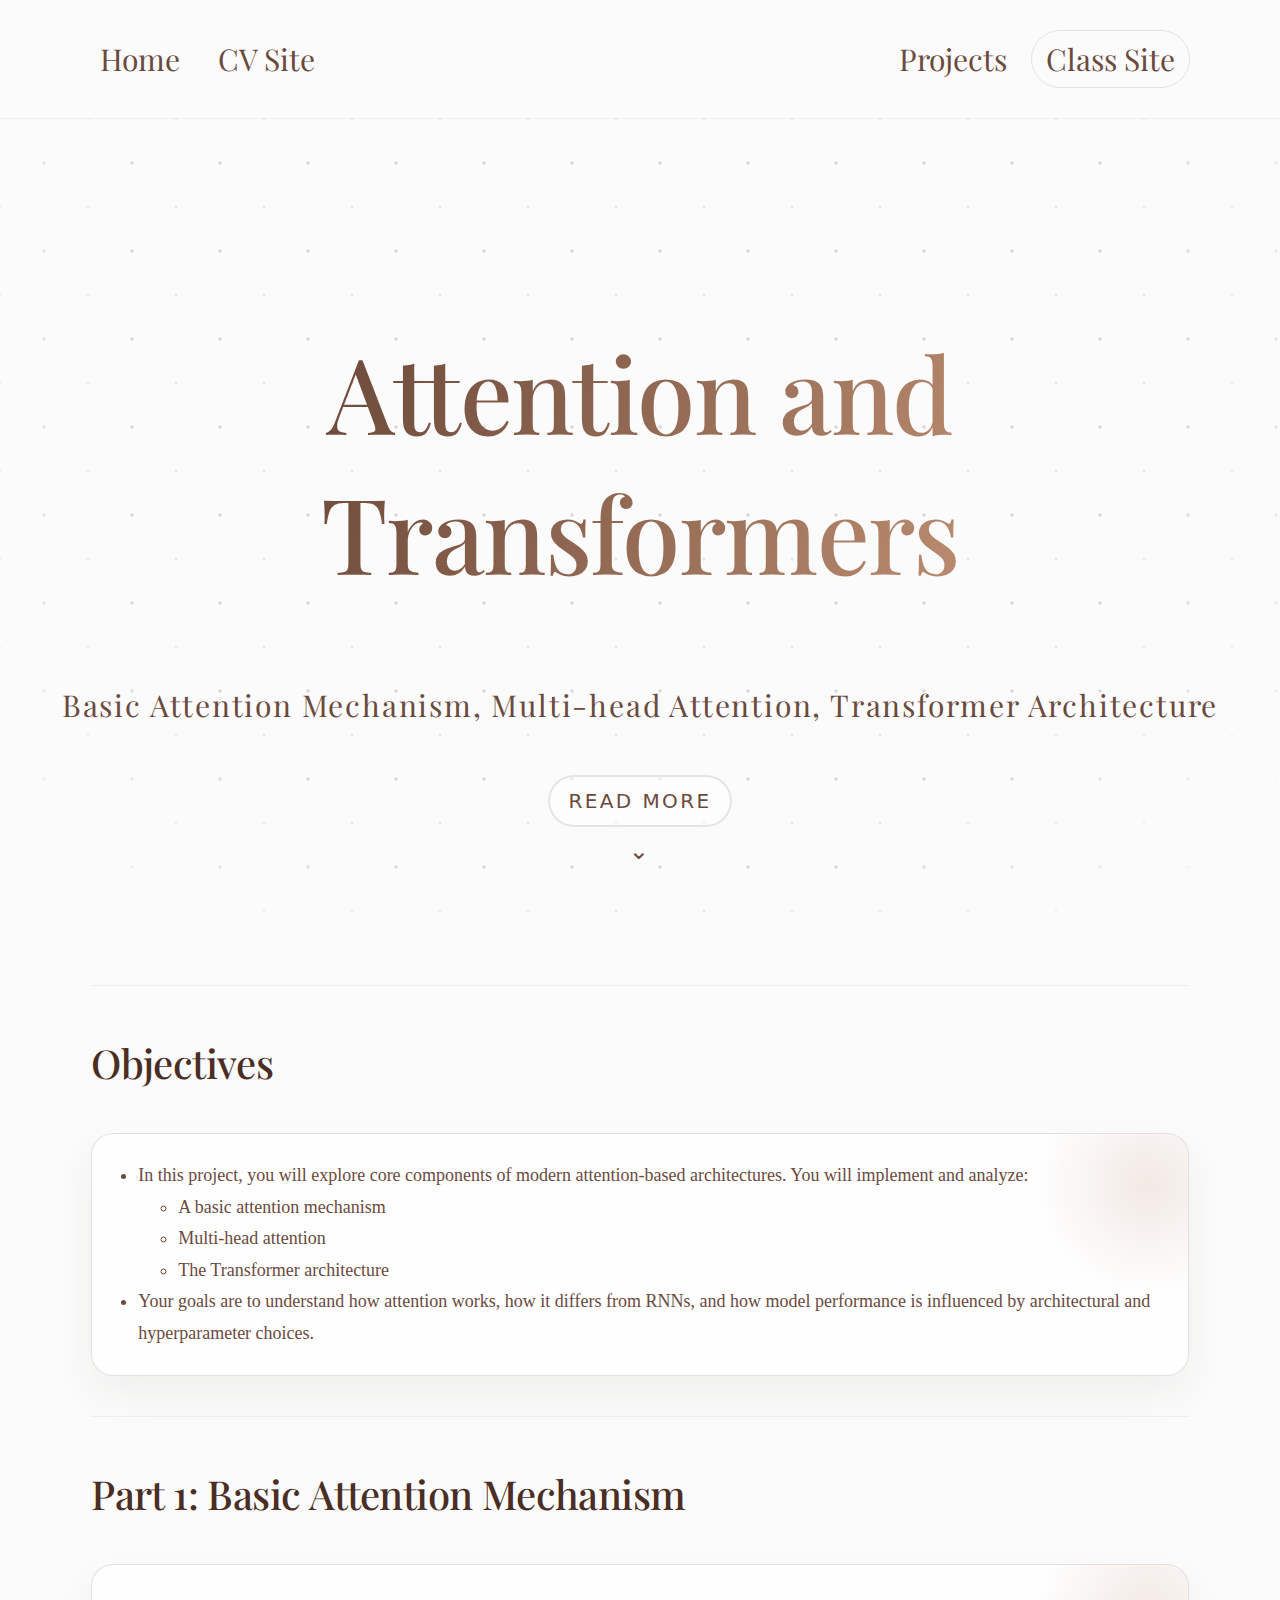
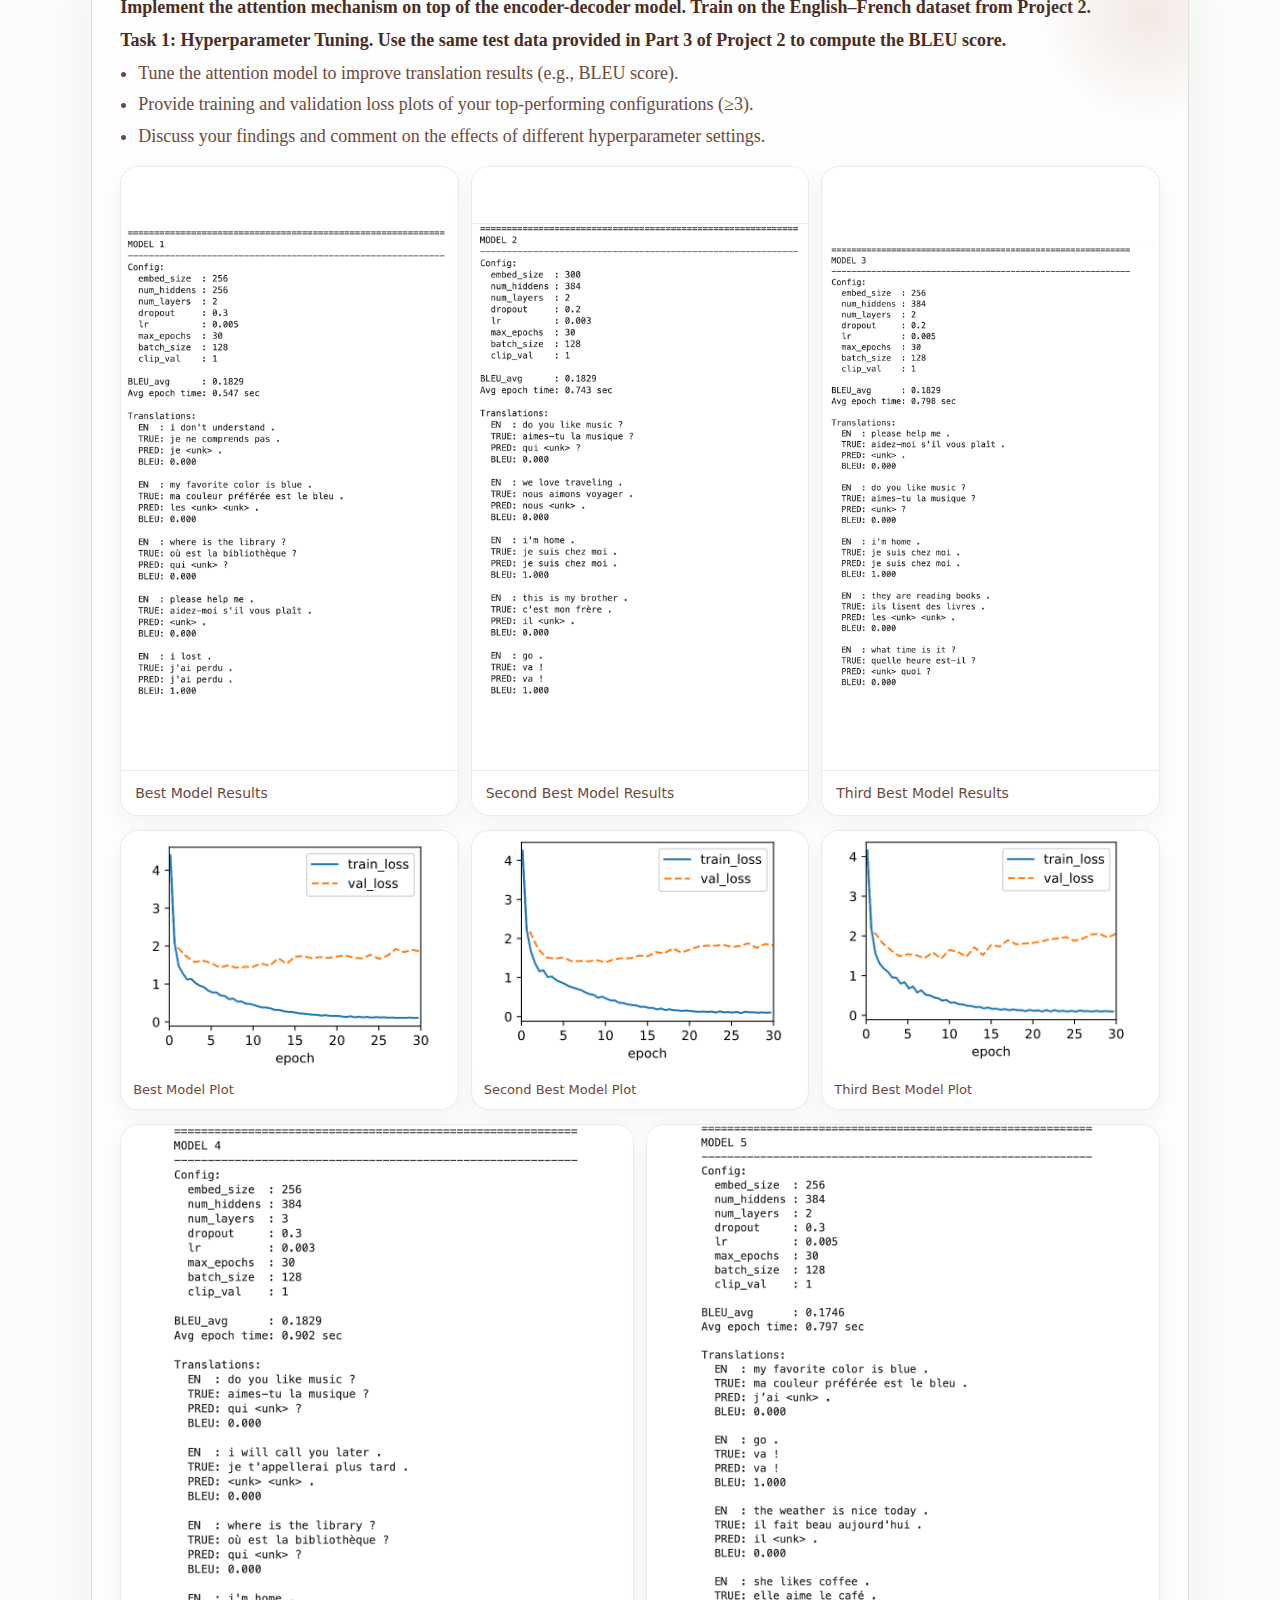
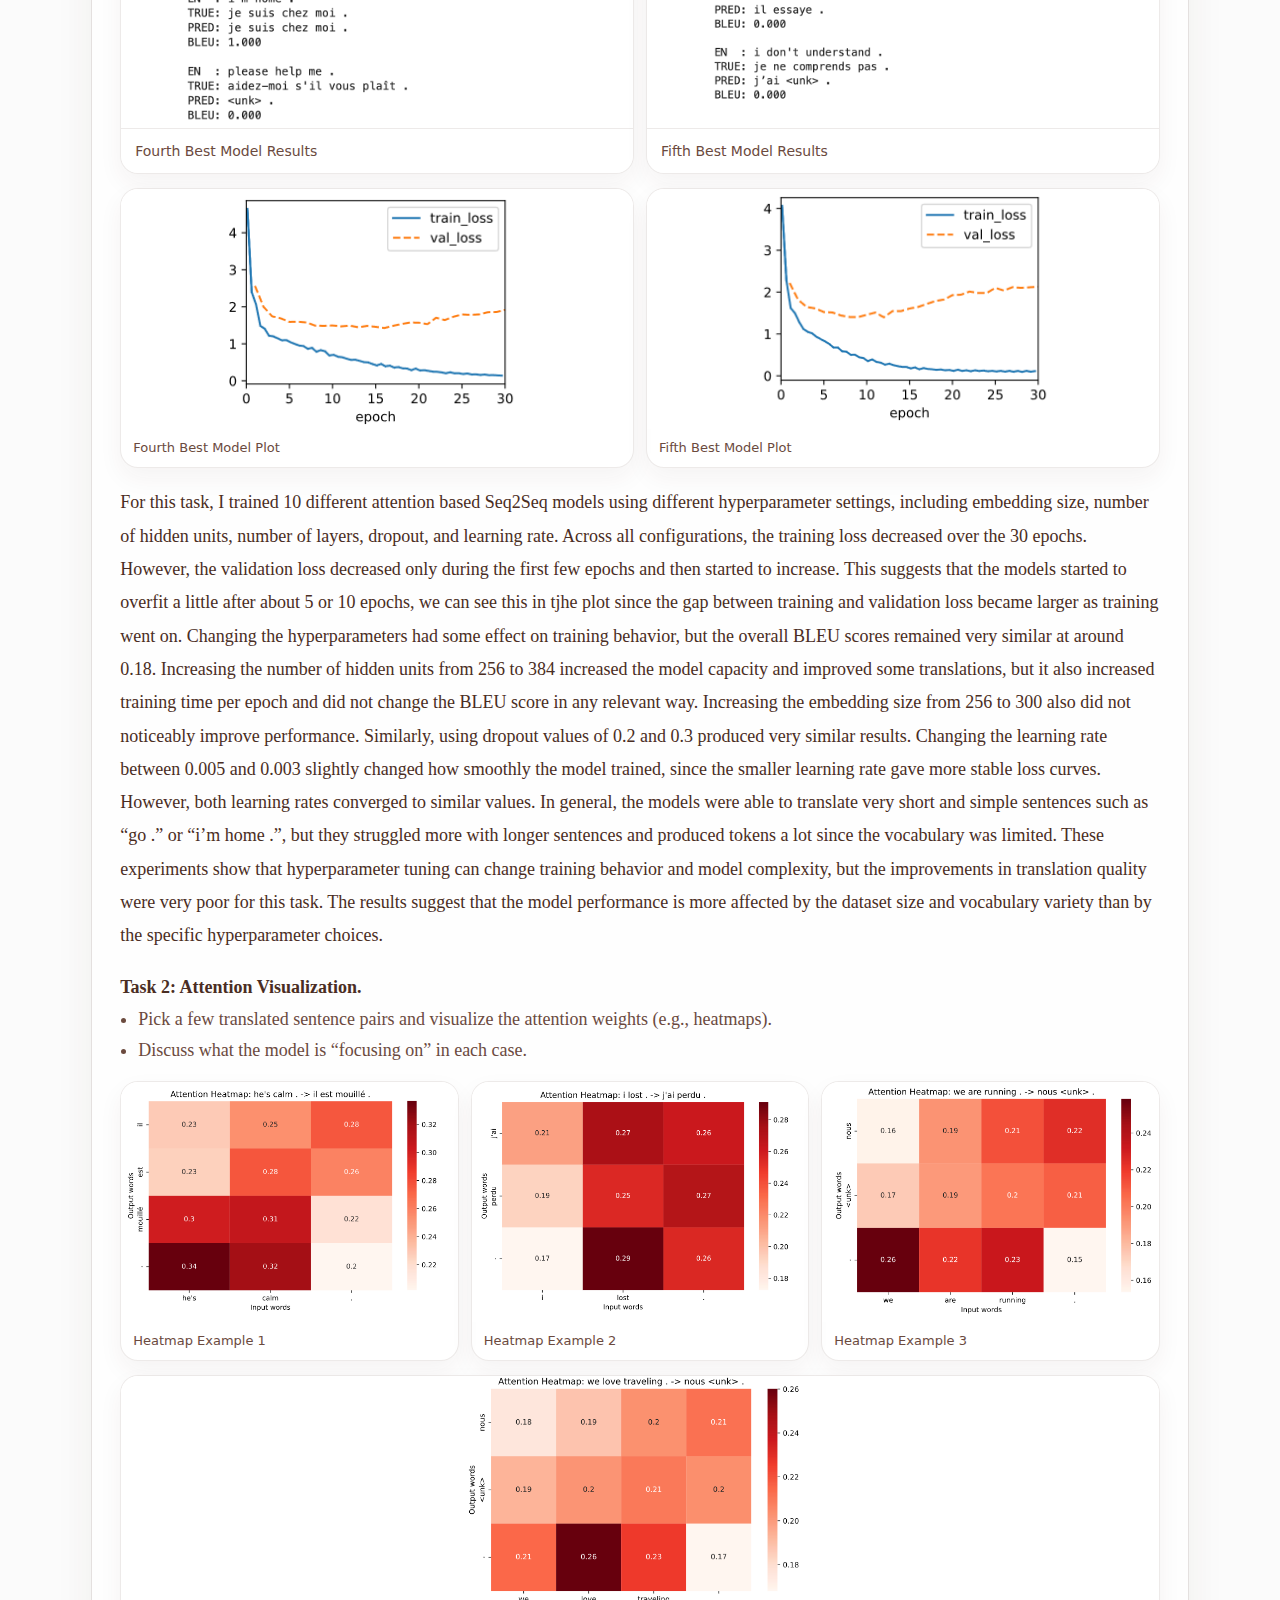
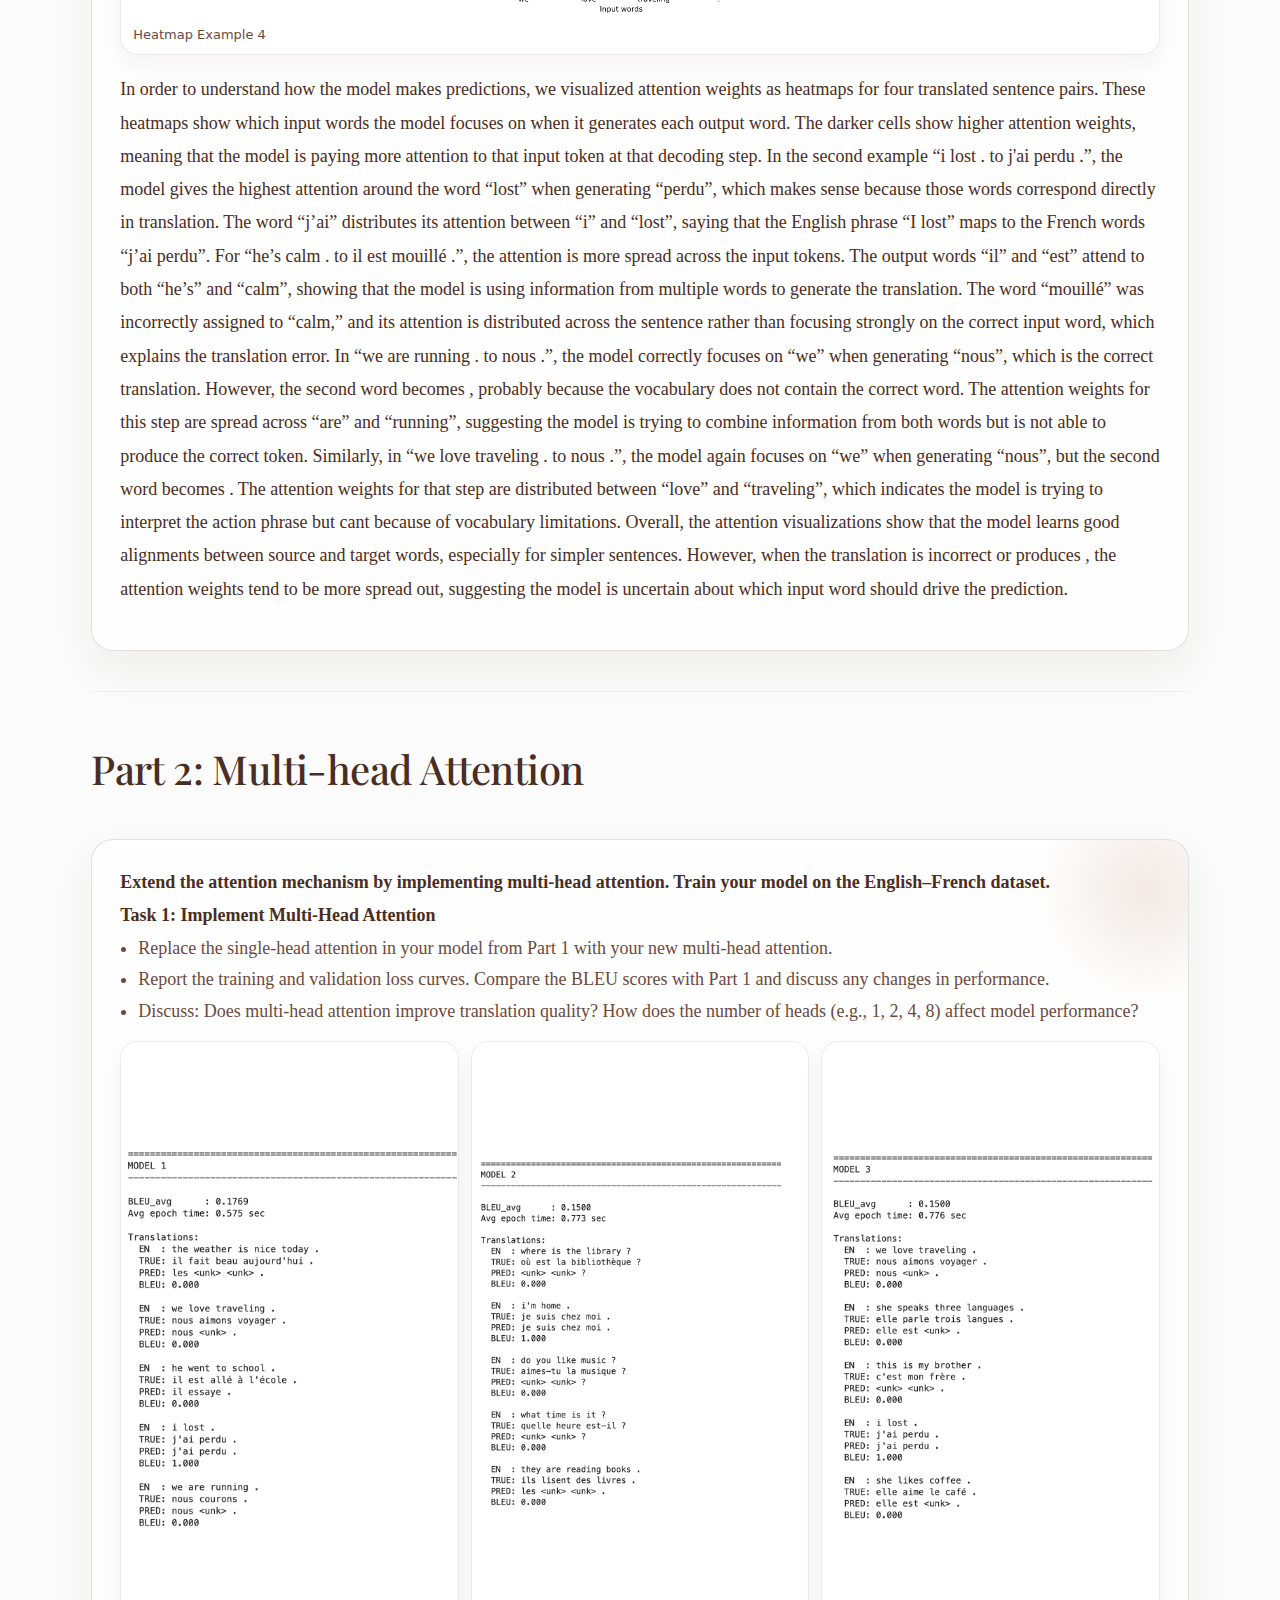
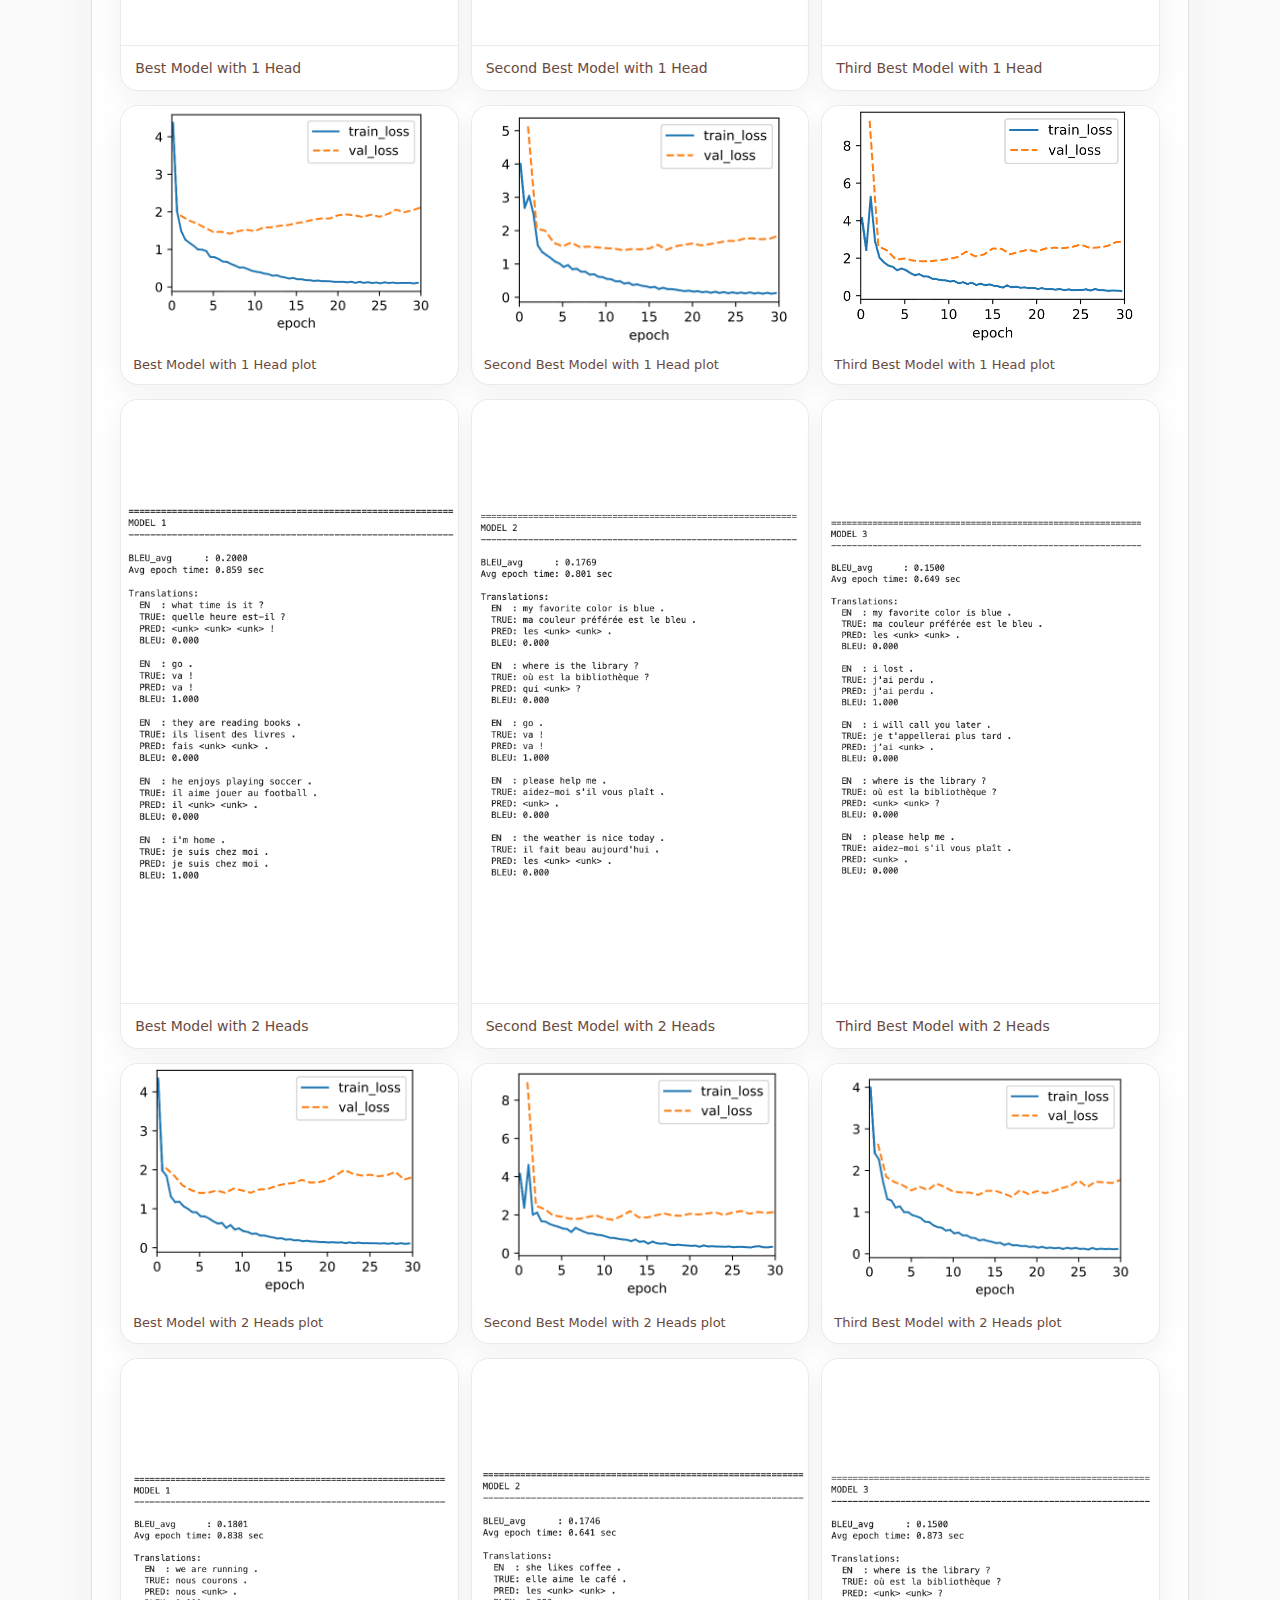
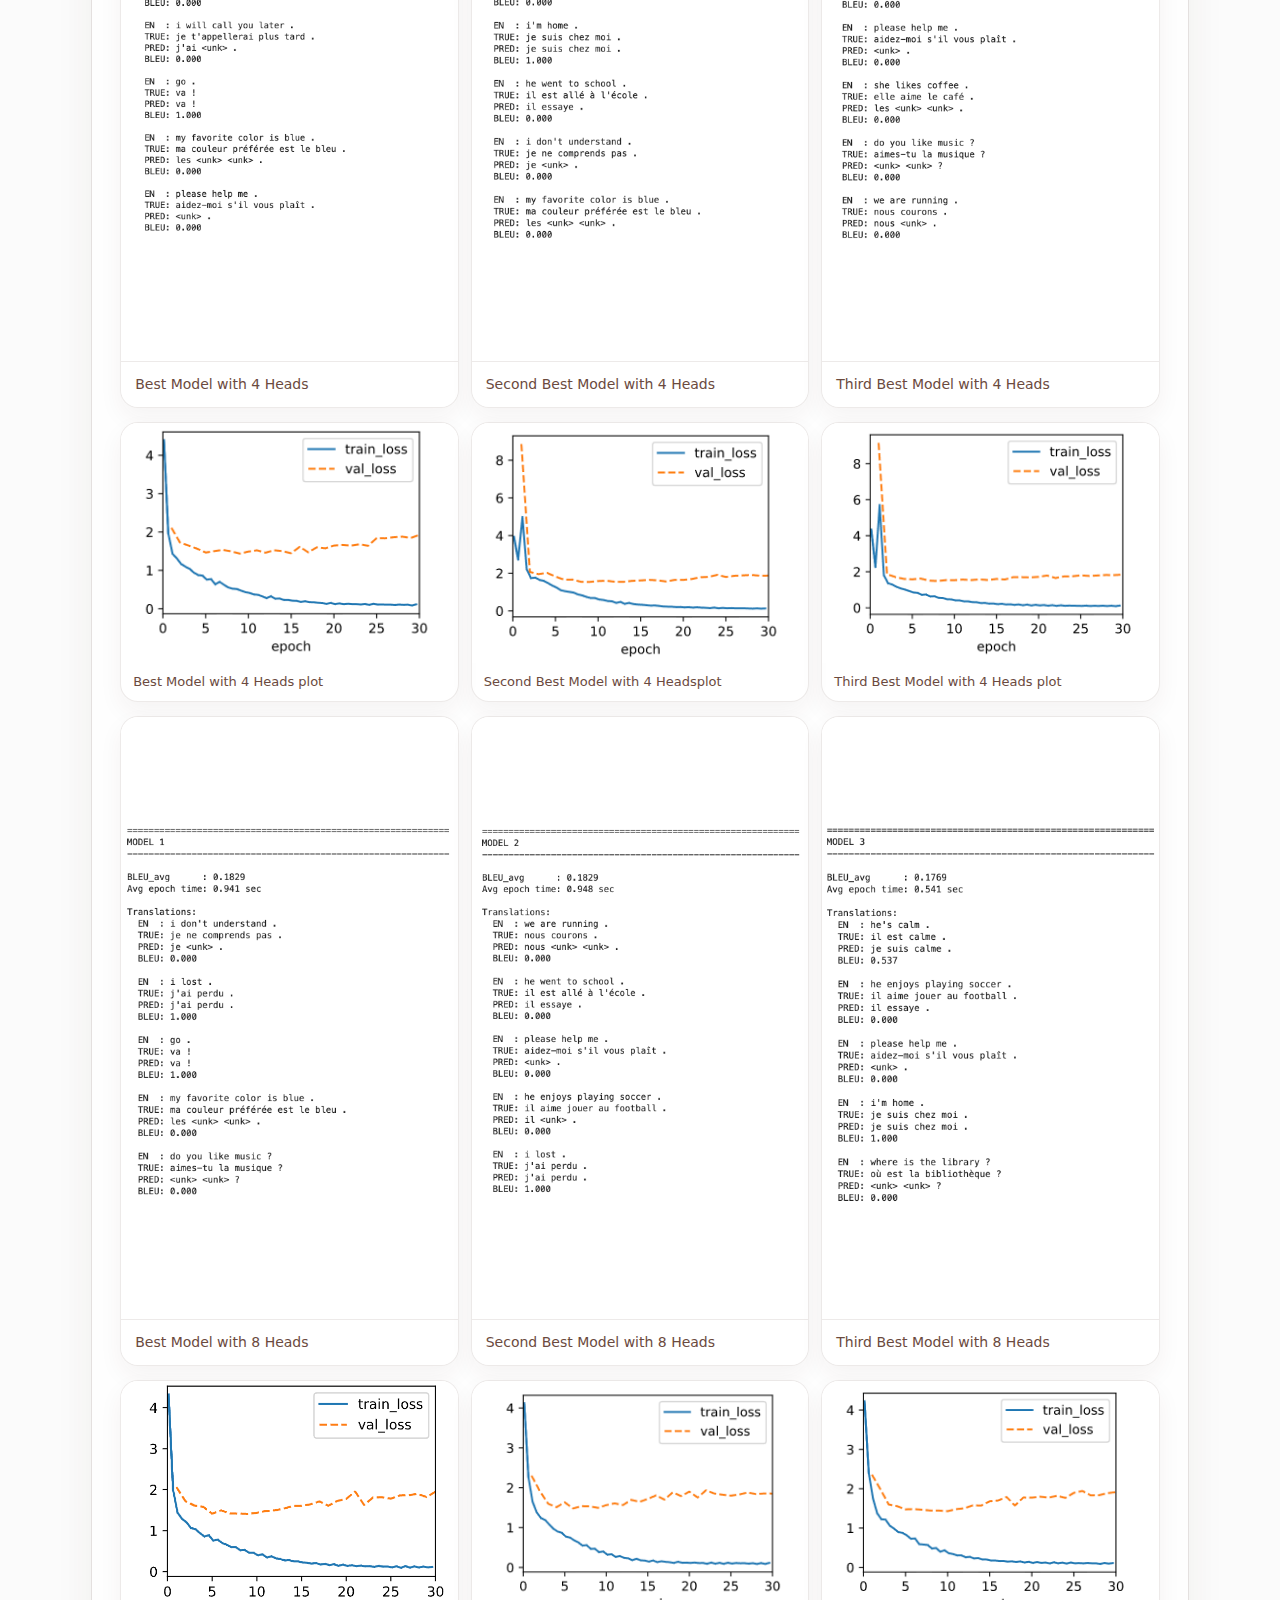
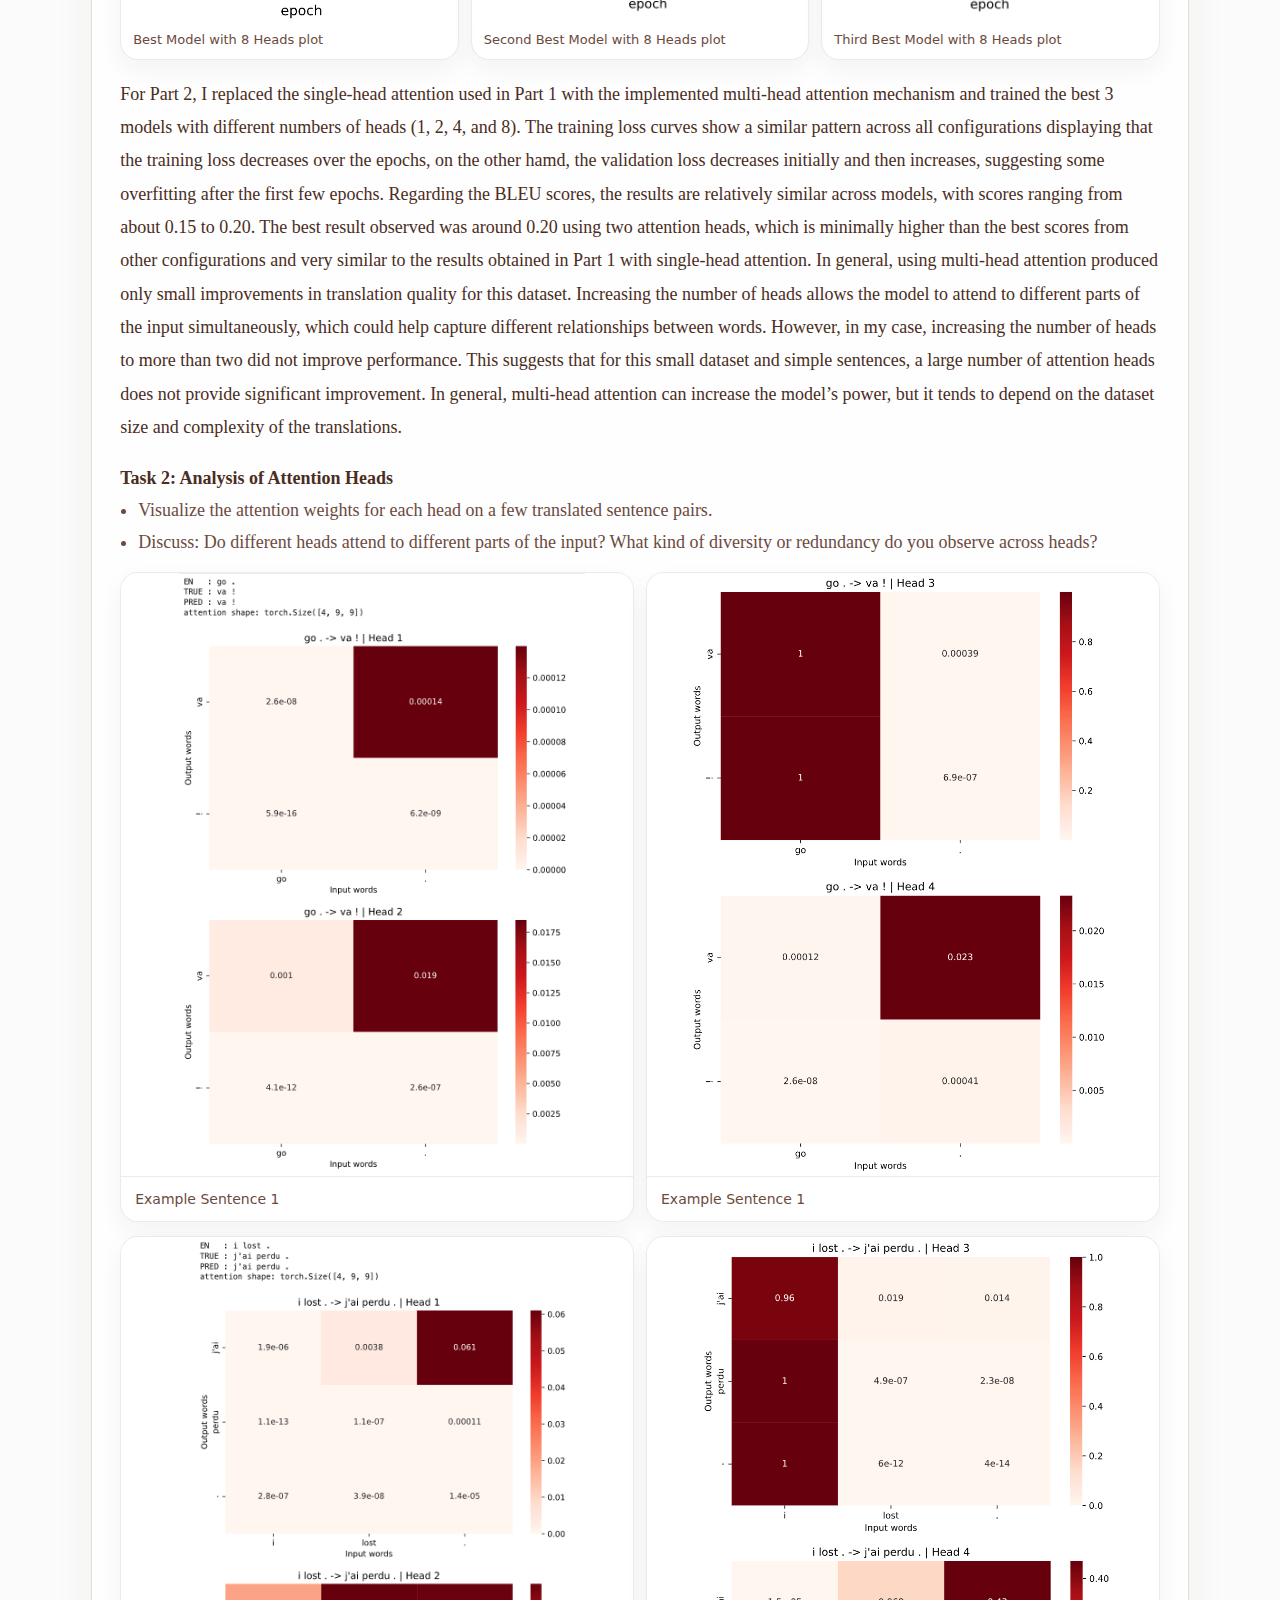
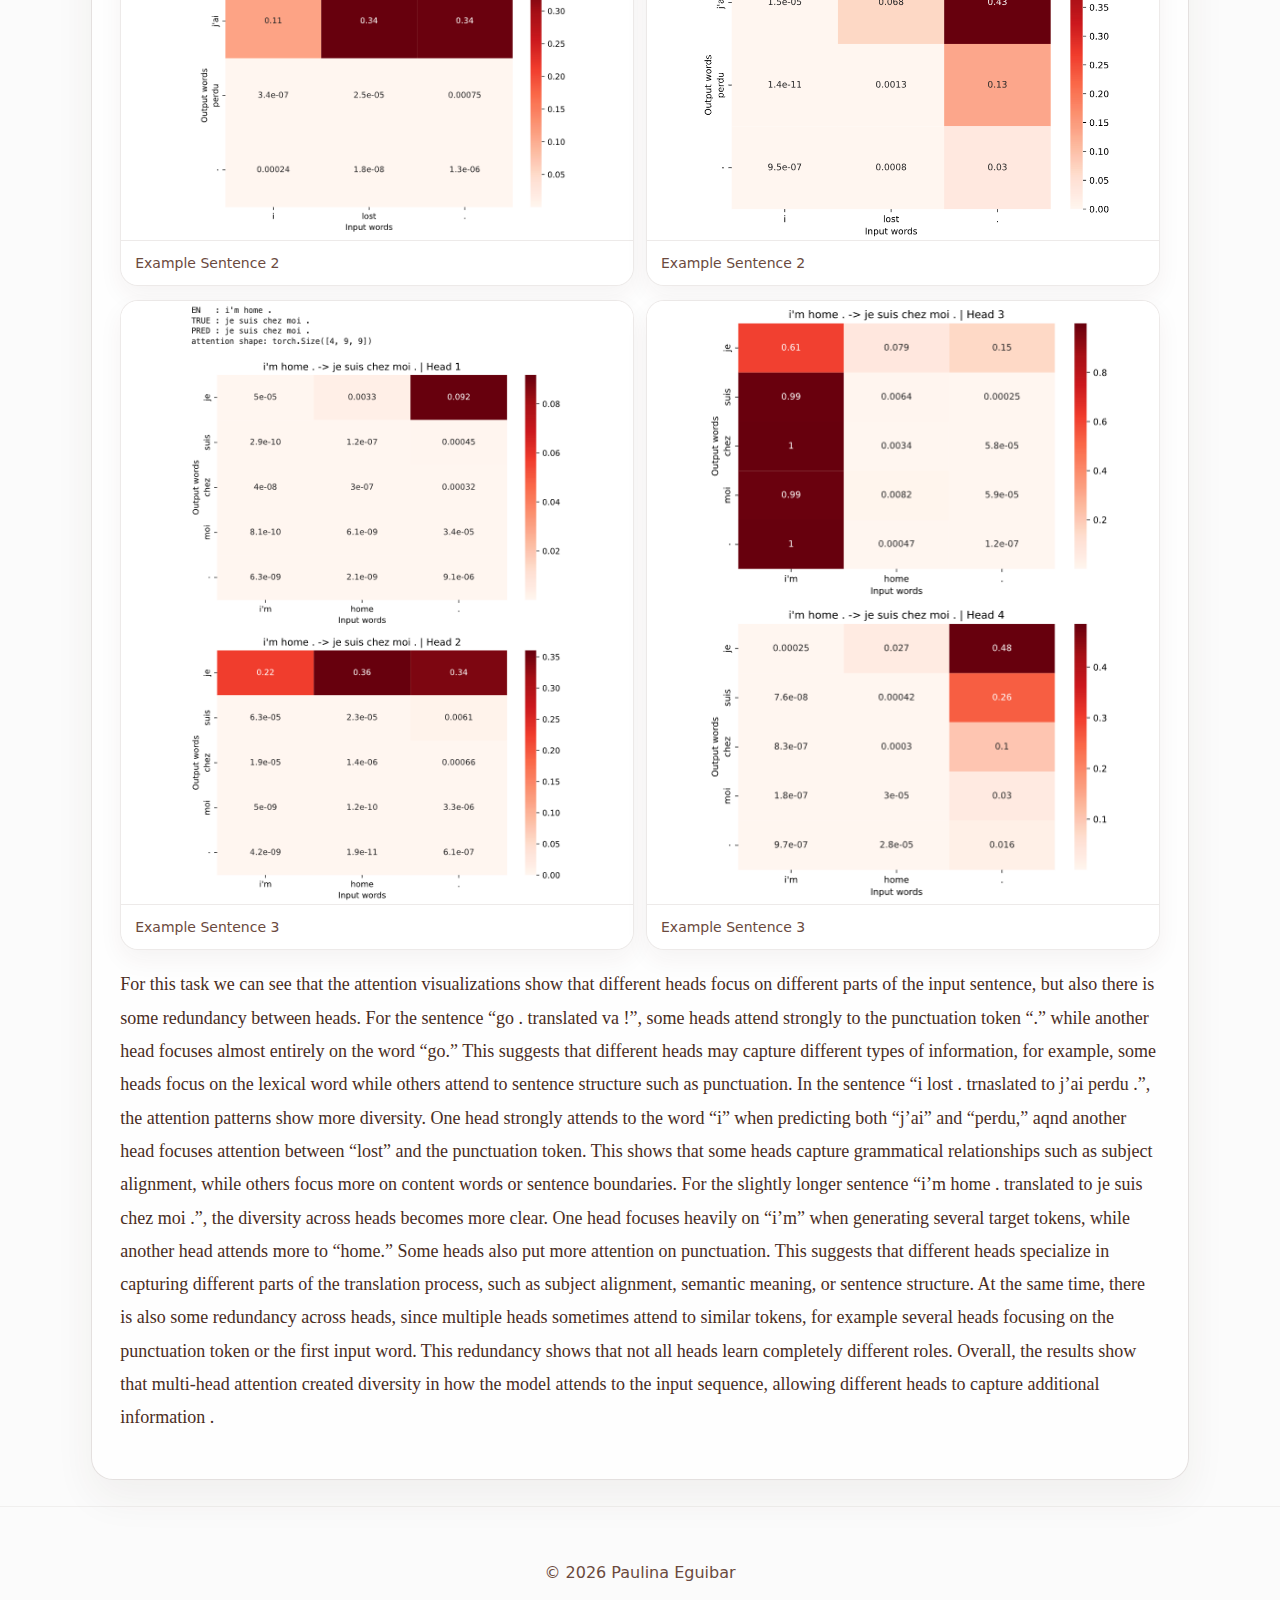
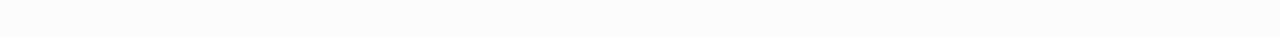
<file: 3_DL/index.html>
<!doctype html>
<html lang="en">
<head>
  <meta charset="utf-8" />
  <meta name="viewport" content="width=device-width, initial-scale=1" />
  <title>Project 3</title>
  <link rel="stylesheet" href="../styles.css" />
  <link href="https://fonts.googleapis.com/css2?family=Playfair+Display:wght@400;500;600&display=swap" rel="stylesheet">
  <link rel="icon" type="image/png" sizes="32x32" href="../icon3.png">
  <link rel="icon" type="image/png" sizes="16x16" href="../icon3.png">

</head>


<body>
  <!-- Sticky nav -->
  <header class="nav">
    <div class="nav-inner">
      <a class="nav-link" href="../index.html">Home</a>
      <a class="nav-link" href="https://paueguibarr.github.io/index.html">CV Site</a>

      <!-- This is where the name will "land" -->
      <div class="nav-name-slot" aria-hidden="true">
        <div id="nameDock">
          <span id="headerTitle" class="header-title"></span>
        </div>
      </div>

      <div class="nav-right">
        <a class="nav-link" href="#projects">Projects</a>
        <a class="nav-link nav-btn" href="https://-hawk-.notion.site/Spring-2026-Deep-Learning-Class-Schedule-2efdfc3276088041be51f1dc2dc14285" target="_blank" rel="noreferrer">Class Site</a>
      </div>
    </div>
  </header>

  <!-- Hero -->
  <main id="home">
    <section class="hero">
      <!-- Background grid -->
      <div class="bg-grid" aria-hidden="true"></div>

      <!-- The big name that animates -->
      <h1 id="heroName" class="hero-name">Attention and Transformers </h1>
      <p class="hero-sub">Basic Attention Mechanism, Multi-head Attention, Transformer Architecture</p>

      <div class="scroll-hint" aria-hidden="true">
        <div class="ring">Read More</div>
        <div class="chev">⌄</div>
      </div>
    </section>

    <div class="page">

    <section id="projects" class="projects">
      <div class="projects-header-wrap">
        <h2 class="projects-header">Objectives</h2>
      </div>
    </section>
    
    <section class="bubble">
    <ul class="bubble-list">
        <li>In this project, you will explore core components of modern attention-based architectures. You will implement and analyze: </li>
        <ul>
            <li>A basic attention mechanism</li>
            <li>Multi-head attention</li>
            <li>The Transformer architecture</li>
        </ul>
        <li>Your goals are to understand how attention works, how it differs from RNNs, and how model performance is influenced by architectural and hyperparameter choices.</li>
    </ul>
    </section>

    <section class="projects">
    <div class="projects-header-wrap">
        <h2 class="projects-header">Part 1: Basic Attention Mechanism</h2>
    </div>
  </section>
  
    <section class="bubble">
      <b>Implement the attention mechanism on top of the encoder-decoder model. Train on the English–French dataset from Project 2. </b>
      <b><br>Task 1: Hyperparameter Tuning. Use the same test data provided in Part 3 of Project 2 to compute the BLEU score. </b>

      <ul class="bubble-list">
        <li>Tune the attention model to improve translation results (e.g., BLEU score). </li>
        <li>Provide training and validation loss plots of your top-performing configurations (≥3).</li>
        <li>Discuss your findings and comment on the effects of different hyperparameter settings.</li>
      </ul>

      <div class="bubble-img-grid-tall2">
        <figure class="bubble-shot">
          <img src="images/t1_config1.png" alt="5 epochs">
          <figcaption>Best Model Results </figcaption>
        </figure>
    
        <figure class="bubble-shot">
          <img src="images/t1_config2.png" alt="10 epochs">
          <figcaption>Second Best Model Results</figcaption>
        </figure>
    
        <figure class="bubble-shot">
          <img src="images/t1_config3.png" alt="20 epochs">
          <figcaption>Third Best Model Results</figcaption>
        </figure>

      </div>

      <div class="bubble-img-grid">
        <figure class="bubble-shot">
          <img src="images/t1_plot1.png" alt="5 epochs">
          <figcaption>Best Model Plot </figcaption>
        </figure>
    
        <figure class="bubble-shot">
          <img src="images/t1_plot2.png" alt="10 epochs">
          <figcaption>Second Best Model Plot</figcaption>
        </figure>
    
        <figure class="bubble-shot">
          <img src="images/t1_plot3.png" alt="20 epochs">
          <figcaption>Third Best Model Plot</figcaption>
        </figure>

      </div>

      <div class="bubble-img-grid-tall2">
        <figure class="bubble-shot">
          <img src="images/t1_config4.png" alt="5 epochs">
          <figcaption>Fourth Best Model Results </figcaption>
        </figure>
    
        <figure class="bubble-shot">
          <img src="images/t1_config5.png" alt="10 epochs">
          <figcaption>Fifth Best Model Results</figcaption>
        </figure>
  

      </div>

      <div class="bubble-img-grid2">
        <figure class="bubble-shot">
          <img src="images/t1_plot4.png" alt="5 epochs">
          <figcaption>Fourth Best Model Plot </figcaption>
        </figure>
    
        <figure class="bubble-shot">
          <img src="images/t1_plot5.png" alt="10 epochs">
          <figcaption>Fifth Best Model Plot</figcaption>
        </figure>
  

      </div>

          <p>For this task, I trained 10 different attention based Seq2Seq models using different hyperparameter settings, including embedding size, number of hidden units, number of layers, dropout, and learning rate. Across all configurations, the training loss decreased over the 30 epochs. However, the validation loss decreased only during the first few epochs and then started to increase. This suggests that the models started to overfit a little after about 5 or 10 epochs, we can see this in tjhe plot since the gap between training and validation loss became larger as training went on.

            Changing the hyperparameters had some effect on training behavior, but the overall BLEU scores remained very similar at around 0.18. Increasing the number of hidden units from 256 to 384 increased the model capacity and improved some translations, but it also increased training time per epoch and did not change the BLEU score in any relevant way. Increasing the embedding size from 256 to 300 also did not noticeably improve performance. Similarly, using dropout values of 0.2 and 0.3 produced very similar results.
            
            Changing the learning rate between 0.005 and 0.003 slightly changed how smoothly the model trained, since the smaller learning rate gave more stable loss curves. However, both learning rates converged to similar values. In general, the models were able to translate very short and simple sentences such as “go .” or “i’m home .”, but they struggled more with longer sentences and produced <unk> tokens a lot since the vocabulary was limited.
            
            These experiments show that hyperparameter tuning can change training behavior and model complexity, but the improvements in translation quality were very poor for this task. The results suggest that the model performance is more affected by the dataset size and vocabulary variety than by the specific hyperparameter choices. </p>


          <b>Task 2: Attention Visualization. </b>

          <ul class="bubble-list">
            <li>Pick a few translated sentence pairs and visualize the attention weights (e.g., heatmaps). </li>
            <li>Discuss what the model is “focusing on” in each case. </li>
          </ul>

          <div class="bubble-img-grid">
            <figure class="bubble-shot">
              <img src="images/t2_map1.png" alt="5 epochs">
              <figcaption>Heatmap Example 1 </figcaption>
            </figure>
        
            <figure class="bubble-shot">
              <img src="images/t2_map2.png" alt="10 epochs">
              <figcaption>Heatmap Example 2</figcaption>
            </figure>
        
            <figure class="bubble-shot">
              <img src="images/t2_map3.png" alt="20 epochs">
              <figcaption>Heatmap Example 3</figcaption>
            </figure>
    
          </div>

          <div class="bubble-img-grid1">
            <figure class="bubble-shot">
              <img src="images/t2_map4.png" alt="5 epochs">
              <figcaption>Heatmap Example 4</figcaption>
            </figure>
      
    
          </div>

          <p>In order to understand how the model makes predictions, we visualized attention weights as heatmaps for four translated sentence pairs. These heatmaps show which input words the model focuses on when it generates each output word. The darker cells show higher attention weights, meaning that the model is paying more attention to that input token at that decoding step.

            In the second example “i lost . to j'ai perdu .”, the model gives the highest attention around the word “lost” when generating “perdu”, which makes sense because those words correspond directly in translation. The word “j’ai” distributes its attention between “i” and “lost”, saying that the English phrase “I lost” maps to the French words “j’ai perdu”.
            
            For “he’s calm . to il est mouillé .”, the attention is more spread across the input tokens. The output words “il” and “est” attend to both “he’s” and “calm”, showing that the model is using information from multiple words to generate the translation. The word “mouillé” was incorrectly assigned to “calm,” and its attention is distributed across the sentence rather than focusing strongly on the correct input word, which explains the translation error.
            
            In “we are running . to nous <unk> .”, the model correctly focuses on “we” when generating “nous”, which is the correct translation. However, the second word becomes <unk>, probably because the vocabulary does not contain the correct word. The attention weights for this step are spread across “are” and “running”, suggesting the model is trying to combine information from both words but is not able to produce the correct token.
            
            Similarly, in “we love traveling . to nous <unk> .”, the model again focuses on “we” when generating “nous”, but the second word becomes <unk>. The attention weights for that step are distributed between “love” and “traveling”, which indicates the model is trying to interpret the action phrase but cant because of vocabulary limitations.
            
            Overall, the attention visualizations show that the model learns good alignments between source and target words, especially for simpler sentences. However, when the translation is incorrect or produces <unk>, the attention weights tend to be more spread out, suggesting the model is uncertain about which input word should drive the prediction. </p>
          
        </section>

        <section class="projects">
          <div class="projects-header-wrap">
              <h2 class="projects-header">Part 2: Multi-head Attention</h2>
          </div>
        </section>

    <section class="bubble">
      <b>Extend the attention mechanism by implementing multi-head attention. Train your model on the English–French dataset.</b>

      <b><br>Task 1: Implement Multi-Head Attention </b>

      <ul class="bubble-list">
        <li>Replace the single-head attention in your model from Part 1 with your new multi-head attention.</li>
        <li>Report the training and validation loss curves. Compare the BLEU scores with Part 1 and discuss any changes in performance.</li>
        <li>Discuss: Does multi-head attention improve translation quality? How does the number of heads (e.g., 1, 2, 4, 8) affect model performance?</li>
      </ul>



      <div class="bubble-img-grid-tall2">
        <figure class="bubble-shot">
          <img src="images/pt2_t1_h1_m1.png" alt="5 epochs">
          <figcaption>Best Model with 1 Head </figcaption>
        </figure>
    
        <figure class="bubble-shot">
          <img src="images/pt2_t1_h1_m2.png" alt="10 epochs">
          <figcaption>Second Best Model with 1 Head</figcaption>
        </figure>
    
        <figure class="bubble-shot">
          <img src="images/pt2_t1_h1_m3.png" alt="20 epochs">
          <figcaption>Third Best Model with 1 Head</figcaption>
        </figure>

      </div>

      <div class="bubble-img-grid">
        <figure class="bubble-shot">
          <img src="images/pt2_t1_h1_p1.png" alt="5 epochs">
          <figcaption>Best Model with 1 Head plot  </figcaption>
        </figure>
    
        <figure class="bubble-shot">
          <img src="images/pt2_t1_h1_p2.png" alt="10 epochs">
          <figcaption>Second Best Model with 1 Head plot </figcaption>
        </figure>
    
        <figure class="bubble-shot">
          <img src="images/pt2_t1_h1_p3.png" alt="20 epochs">
          <figcaption>Third Best Model with 1 Head plot</figcaption>
        </figure>

      </div>



      <div class="bubble-img-grid-tall2">
        <figure class="bubble-shot">
          <img src="images/pt2_t1_h2_m1.png" alt="5 epochs">
          <figcaption>Best Model with 2 Heads </figcaption>
        </figure>
    
        <figure class="bubble-shot">
          <img src="images/pt2_t1_h2_m2.png" alt="10 epochs">
          <figcaption>Second Best Model with 2 Heads</figcaption>
        </figure>
    
        <figure class="bubble-shot">
          <img src="images/pt2_t1_h2_m3.png" alt="20 epochs">
          <figcaption>Third Best Model with 2 Heads</figcaption>
        </figure>

      </div>

      <div class="bubble-img-grid">
        <figure class="bubble-shot">
          <img src="images/pt2_t1_h2_p1.png" alt="5 epochs">
          <figcaption>Best Model with 2 Heads plot  </figcaption>
        </figure>
    
        <figure class="bubble-shot">
          <img src="images/pt2_t1_h2_p2.png" alt="10 epochs">
          <figcaption>Second Best Model with 2 Heads plot </figcaption>
        </figure>
    
        <figure class="bubble-shot">
          <img src="images/pt2_t1_h2_p3.png" alt="20 epochs">
          <figcaption>Third Best Model with 2 Heads plot</figcaption>
        </figure>

      </div>



      <div class="bubble-img-grid-tall2">
        <figure class="bubble-shot">
          <img src="images/pt2_t1_h4_m1.png" alt="5 epochs">
          <figcaption>Best Model with 4 Heads </figcaption>
        </figure>
    
        <figure class="bubble-shot">
          <img src="images/pt2_t1_h4_m2.png" alt="10 epochs">
          <figcaption>Second Best Model with 4 Heads</figcaption>
        </figure>
    
        <figure class="bubble-shot">
          <img src="images/pt2_t1_h4_m3.png" alt="20 epochs">
          <figcaption>Third Best Model with 4 Heads</figcaption>
        </figure>

      </div>

      <div class="bubble-img-grid">
        <figure class="bubble-shot">
          <img src="images/pt2_t1_h4_p1.png" alt="5 epochs">
          <figcaption>Best Model with 4 Heads plot  </figcaption>
        </figure>
    
        <figure class="bubble-shot">
          <img src="images/pt2_t1_h4_p2.png" alt="10 epochs">
          <figcaption>Second Best Model with 4 Headsplot </figcaption>
        </figure>
    
        <figure class="bubble-shot">
          <img src="images/pt2_t1_h4_p3.png" alt="20 epochs">
          <figcaption>Third Best Model with 4 Heads plot</figcaption>
        </figure>

      </div>



      <div class="bubble-img-grid-tall2">
        <figure class="bubble-shot">
          <img src="images/pt2_t1_h8_m1.png" alt="5 epochs">
          <figcaption>Best Model with 8 Heads </figcaption>
        </figure>
    
        <figure class="bubble-shot">
          <img src="images/pt2_t1_h8_m2.png" alt="10 epochs">
          <figcaption>Second Best Model with 8 Heads</figcaption>
        </figure>
    
        <figure class="bubble-shot">
          <img src="images/pt2_t1_h8_m3.png" alt="20 epochs">
          <figcaption>Third Best Model with 8 Heads</figcaption>
        </figure>

      </div>

      <div class="bubble-img-grid">
        <figure class="bubble-shot">
          <img src="images/pt2_t1_h8_p1.png" alt="5 epochs">
          <figcaption>Best Model with 8 Heads plot  </figcaption>
        </figure>
    
        <figure class="bubble-shot">
          <img src="images/pt2_t1_h8_p2.png" alt="10 epochs">
          <figcaption>Second Best Model with 8 Heads plot </figcaption>
        </figure>
    
        <figure class="bubble-shot">
          <img src="images/pt2_t1_h8_p3.png" alt="20 epochs">
          <figcaption>Third Best Model with 8 Heads plot</figcaption>
        </figure>

      </div>


        
          <p>For Part 2, I replaced the single-head attention used in Part 1 with the implemented multi-head attention mechanism and trained the best 3 models with different numbers of heads (1, 2, 4, and 8). The training loss curves show a similar pattern across all configurations displaying that the training loss decreases over the epochs, on the other hamd, the validation loss decreases initially and then increases, suggesting some overfitting after the first few epochs. Regarding the BLEU scores, the results are relatively similar across models, with scores ranging from about 0.15 to 0.20. The best result observed was around 0.20 using two attention heads, which is minimally higher than the best scores from other configurations and very similar to the results obtained in Part 1 with single-head attention.

            In general, using multi-head attention produced only small improvements in translation quality for this dataset. Increasing the number of heads allows the model to attend to different parts of the input simultaneously, which could help capture different relationships between words. However, in my case, increasing the number of heads to more than two did not improve performance. This suggests that for this small dataset and simple sentences, a large number of attention heads does not provide significant  improvement. In general, multi-head attention can increase the model’s power, but it tends to depend on the dataset size and complexity of the translations.</p>


          <b>Task 2: Analysis of Attention Heads</b>

          <ul class="bubble-list">
            <li>Visualize the attention weights for each head on a few translated sentence pairs.</li>
            <li>Discuss: Do different heads attend to different parts of the input? What kind of diversity or redundancy do you observe across heads?</li>
          </ul>
          <div class="bubble-img-grid-tall2">
            <figure class="bubble-shot">
              <img src="images/sentence1_1.png" alt="5 epochs">
              <figcaption>Example Sentence 1 </figcaption>
            </figure>
        
            <figure class="bubble-shot">
              <img src="images/sentence1_2.png" alt="10 epochs">
              <figcaption>Example Sentence 1</figcaption>
            </figure>
        

          </div>

          <div class="bubble-img-grid-tall2">
            <figure class="bubble-shot">
              <img src="images/sentence2_1..png" alt="5 epochs">
              <figcaption>Example Sentence 2 </figcaption>
            </figure>
        
            <figure class="bubble-shot">
              <img src="images/sentence2_2.png" alt="10 epochs">
              <figcaption>Example Sentence 2</figcaption>
            </figure>
        

          </div>


          <div class="bubble-img-grid-tall2">
            <figure class="bubble-shot">
              <img src="images/sentence3_1.png" alt="5 epochs">
              <figcaption>Example Sentence 3 </figcaption>
            </figure>
        
            <figure class="bubble-shot">
              <img src="images/sentence3_2.png" alt="10 epochs">
              <figcaption>Example Sentence 3</figcaption>
            </figure>
        

          </div>

          <p>For this task we can see that the attention visualizations show that different heads focus on different parts of the input sentence, but also there is some redundancy between heads.

For the sentence “go . translated  va !”, some heads attend strongly to the punctuation token “.” while another head focuses almost entirely on the word “go.” This suggests that different heads may capture different types of information, for example, some heads focus on the lexical word while others attend to sentence structure such as punctuation.

In the sentence “i lost . trnaslated to  j’ai perdu .”, the attention patterns show more diversity. One head strongly attends to the word “i” when predicting both “j’ai” and “perdu,” aqnd another head focuses attention between “lost” and the punctuation token. This shows that some heads capture grammatical relationships such as subject alignment, while others focus more on content words or sentence boundaries.

For the slightly longer sentence “i’m home . translated to  je suis chez moi .”, the diversity across heads becomes more clear. One head focuses heavily on “i’m” when generating several target tokens, while another head attends more to “home.” Some heads also put more attention on punctuation. This suggests that different heads specialize in capturing different parts of the translation process, such as subject alignment, semantic meaning, or sentence structure.

At the same time, there is also some redundancy across heads, since multiple heads sometimes attend to similar tokens, for example several heads focusing on the punctuation token or the first input word. This redundancy shows that not all heads learn completely different roles.

Overall, the results show that multi-head attention created diversity in how the model attends to the input sequence, allowing different heads to capture additional information .</p>
          
          
        </section>

      </div>
    


    <footer class="footer">
      <p>© <span id="year"></span> Paulina Eguibar</p>
    </footer>
  </main>

  <script>
    const nav = document.querySelector(".nav");
    const heroName = document.getElementById("heroName");
    const headerTitle = document.getElementById("headerTitle");
    const dock = document.getElementById("nameDock");
    const year = document.getElementById("year");
    year.textContent = new Date().getFullYear();
  
    // Put the same text in the header title
    headerTitle.textContent = heroName.textContent;

    function updateNavShadow() {
      nav.classList.toggle("scrolled", window.scrollY > 8);
    }

    updateNavShadow();
    window.addEventListener("scroll", updateNavShadow, { passive: true });
  
    function clamp01(x){ return Math.max(0, Math.min(1, x)); }
    function lerp(a,b,t){ return a + (b-a)*t; }
  
    // We measure start/end positions WITHOUT transform so it doesn't drift.
    function measureCenters() {
      const prev = heroName.style.transform;
      heroName.style.transform = "none";
      const from = heroName.getBoundingClientRect();
      heroName.style.transform = prev;
  
      const to = dock.getBoundingClientRect();
  
      return {
        fromX: from.left + from.width/2,
        fromY: from.top + from.height/2,
        toX: to.left + to.width/2,
        toY: to.top + to.height/2
      };
    }
  
    let centers = measureCenters();
  
    function animate() {
      const end = 280;                // scroll distance to fully dock
      const t = clamp01(window.scrollY / end);
  
      const dx = centers.toX - centers.fromX;
      const dy = centers.toY - centers.fromY;
  
      // Move and shrink hero title toward dock
      const scale = lerp(1, 0.30, t);
      heroName.style.transform = `translate(${dx*t}px, ${dy*t}px) scale(${scale})`;
  
      // Cross-fade into the header title (so it never "disappears")
      const heroOpacity = lerp(1, 0, Math.max(0, (t - 0.55) / 0.45));  // fades out late
      const headOpacity = lerp(0, 1, Math.max(0, (t - 0.55) / 0.45));  // fades in late
      heroName.style.opacity = String(heroOpacity);
      headerTitle.style.opacity = String(headOpacity);
  
      // Prevent hero title from blocking clicks once it's basically docked
      heroName.style.pointerEvents = (t > 0.92) ? "none" : "auto";
    }
  
    animate();
    window.addEventListener("scroll", animate, { passive: true });
    window.addEventListener("resize", () => {
      centers = measureCenters();
      animate();
    });
  </script>
  


</body>
</html>
</file>
<file: styles.css>
:root{
  --bg: #FBFBFB;     /* exact background */
  --ink: #4A2D23;    /* deep brown */
  --ink2:#6B4A3E;    /* softer brown */
  --line: rgba(74,45,35,.12);
  --line2: rgba(74,45,35,.06);
  --card: rgba(255,255,255,.70);
  --serif: "Playfair Display", ui-serif, Georgia, "Times New Roman", serif;
}

*{ box-sizing: border-box; }
html,body{ margin:0; padding:0; }
body{
  font-family: ui-serif, Georgia, "Times New Roman", Times, serif;
  color: var(--ink);
  background: var(--bg);
}

/* ---- HEADER full width, same bg ---- */
.nav{
  position: sticky;
  top: 0;
  z-index: 50;
  width: 100%;
  background: var(--bg);            /* same as page */
  border-bottom: 1px solid var(--line2);
}

.nav-inner{
  width: 100%;
  margin: 0 auto;
  padding: 30px 90px;        /* bigger header + more edge padding */
  display:flex;
  align-items:center;
  justify-content: space-between;
  gap: 18px;
}

.nav-link{
  text-decoration: none;
  color: var(--ink2);
  font-size: 30px;
  padding: 6px 10px;
  border-radius: 999px;
  font-family: var(--serif);
}
.nav-link:hover{ color: var(--ink); background: rgba(74,45,35,.04); }

.nav-right{
  display:flex;
  align-items:center;
  gap: 14px;
}

.nav-btn{
  border: 1px solid var(--line);
  border-radius: 999px;
  padding: 8px 14px;
}

/* Name docking target (center of header) */
.nav-name-slot{
  flex: 1;
  display:flex;
  justify-content: center;
  pointer-events:none;
}

/* Shadow only after scrolling */
.nav.scrolled{
  box-shadow: 0 10px 30px rgba(0,0,0,0.06);
  border-bottom-color: rgba(74,45,35,.10);
}

.header-title{
  font-size: 38px;
  font-weight: 500;
  font-family: var(--serif);
  color: var(--ink);
  letter-spacing: -0.4px;
  white-space: nowrap;
  opacity: 0;          /* fades in on scroll */
  transition: opacity 120ms linear;
}

#nameDock{
  height: 26px;
  width: min(520px, 48vw); 
  display:flex;
  justify-content:center;
  align-items:center;
}
/* ---- HERO ---- */
.hero{
  position: relative;
  min-height: calc(100vh - 74px);
  display:flex;
  flex-direction: column;
  align-items:center;
  justify-content: center;
  text-align:center;
  padding: 2px 24px 90px;
  overflow:hidden;
}

.hero-name, .hero-sub, .scroll-hint { 
  position: relative; 
  z-index: 2; 
}

/* Elegant subtle pattern (no squares) */
.bg-grid{
  position:absolute;
  inset:0;
  pointer-events:none;
  z-index: 1;

  /* richer dot pattern */
  background:
    radial-gradient(circle, rgba(74,45,35,.18) 1.4px, transparent 2px) 0 0 / 88px 88px,
    radial-gradient(circle, rgba(74,45,35,.10) 1.2px, transparent 2px) 44px 44px / 88px 88px;

  opacity: 0.95; /* force visibility */
  mask-image: radial-gradient(circle at 50% 32%, black 0 62%, transparent 92%);
}

/* Big name that moves into header */
.hero-name{
  font-family: "Playfair Display", serif;
  font-weight: 500;
  font-size: clamp(56px, 8.2vw, 120px);
  letter-spacing: -1.6px;

  /* Gradient text */
  background: linear-gradient(
    110deg,
    #4A2D23 0%,
    #B98A6E 40%,
    #4A2D23 70%
  );
  background-size: 200% 100%;
  background-position: 0% 50%;

  -webkit-background-clip: text;
  background-clip: text;
  color: transparent;

  animation: shimmer 6s ease-in-out infinite;
}


.hero-sub{
  margin: 14px 0 0;
  font-family: "Playfair Display", serif;
  font-size: 30px;
  letter-spacing: .06em;
  color: var(--ink2);
  z-index: 2;
}

/* scroll hint */
.scroll-hint{
  position:absolute;
  bottom: 80px;
  display:flex;
  flex-direction: column;
  align-items:center;
  gap: 10px;
  color: var(--ink2);
  font-family: ui-sans-serif, system-ui, -apple-system, Segoe UI, Roboto, Arial;
  letter-spacing: .12em;
  text-transform: uppercase;
  font-size: 20px;
  z-index: 2;
}
.ring{
  border: 2px solid var(--line);
  border-radius: 999px;
  padding: 12px 18px;
  background: rgba(255,255,255,.55);
}
.chev{
  font-size: 24px;
  animation: bob 1.6s ease-in-out infinite;
}
@keyframes bob{
  0%,100%{ transform: translateY(0); }
  50%{ transform: translateY(6px); }
}

/* ---- SECTIONS ---- */
.section{
  max-width: 1100px;
  margin: 0 auto;
  padding: 70px 24px;
  border-top: 1px solid var(--line2);
}

.section h2{
  margin: 0 0 18px;
  font-size: 34px;
  font-weight: 500;
  letter-spacing: -0.6px;
}

.body{
  margin:0;
  color: var(--ink2);
  font-family: ui-sans-serif, system-ui, -apple-system, Segoe UI, Roboto, Arial;
  max-width: 70ch;
  line-height: 1.7;
}

.cards{
  margin-top: 18px;
  display:grid;
  grid-template-columns: repeat(2, minmax(0, 1fr));
  gap: 14px;
}

.card{
  border: 1px solid var(--line);
  background: var(--card);
  border-radius: 18px;
  padding: 18px;
}
.card h3{
  margin:0 0 8px;
  font-size: 22px;
  font-weight: 500;
}
.card p{
  margin:0 0 14px;
  color: var(--ink2);
  font-family: ui-sans-serif, system-ui, -apple-system, Segoe UI, Roboto, Arial;
  line-height: 1.6;
}
.card-link{
  color: var(--ink);
  text-decoration: none;
  border-bottom: 1px solid var(--line);
}
.card-link:hover{ border-bottom-color: var(--ink); }

.footer{
  padding: 40px 24px;
  text-align:center;
  color: var(--ink2);
  border-top: 1px solid var(--line2);
  font-family: ui-sans-serif, system-ui, -apple-system, Segoe UI, Roboto, Arial;
}

/* responsive */
@media (max-width: 820px){
  .cards{ grid-template-columns: 1fr; }
  #nameDock{ width: min(520px, 48vw);  }
  .nav-link{ font-size: 16px; }
}

/* ==========================
   QUADRANT PROJECTS SECTION
   ========================== */

  .projects{
  width: 100%;
  margin-top: 40px;
  border-top: 1px solid var(--line2);
}

.projects-header-wrap{
  max-width: 1700px;
  margin: 0 auto;
  padding: 70px 1px 24px;
}

.projects-header{
  margin: 0;
  font-family: var(--serif);
  font-size: 40px;
  font-weight: 500;
  letter-spacing: -0.6px;
}

/* each row is a 2-column split */
.project-row{
  display: grid !important;
  grid-template-columns: 1fr 1fr;
  border-top: 1px solid var(--line2);
  min-height: 560px;
}

/* left quadrant */
.project-media{
  background: #F4EFEA;
  display:flex;
  align-items:center;
  justify-content:center;
  padding: 80px;
}

.project-media img{
  width: min(520px, 90%);
  height: auto;
  object-fit: contain;
  display:block;
}

/* right quadrant */
.project-content{
  padding: 80px 80px 80px 70px;
  display:flex;
  flex-direction: column;
  justify-content:center;
}

.project-pill{
  display:inline-block;
  width: fit-content;
  padding: 8px 14px;
  border: 1px solid var(--line);
  border-radius: 999px;
  font-size: 13px;
  letter-spacing: .14em;
  color: var(--ink2);
  margin-bottom: 22px;
}

.project-title{
  margin: 0 0 16px;
  font-family: var(--serif);
  font-size: 38px;
  font-weight: 500;
  letter-spacing: -0.6px;
  color: var(--ink);
}

.project-description{
  margin: 0 0 28px;
  max-width: 55ch;
  font-size: 16px;
  line-height: 1.75;
  color: var(--ink2);
}

/* stats block like Abhishek */
.project-stats{
  display:grid;
  grid-template-columns: 1fr 1fr;
  gap: 28px;
  padding: 22px 0;
  margin-bottom: 26px;
  border-top: 1px solid var(--line2);
  border-bottom: 1px solid var(--line2);
}

.stat-value{
  font-family: var(--serif);
  font-size: 28px;
  letter-spacing: -0.5px;
  color: var(--ink);
}

.stat-label{
  font-size: 14px;
  color: var(--ink2);
  margin-top: 4px;
}

/* button */
.project-cta{
  display:inline-block;
  width: fit-content;
  padding: 14px 28px;
  font-family: var(--serif);
  font-size: 16px;
  background: var(--ink);
  color: #fff;
  text-decoration:none;
  border-radius: 4px;
}

.project-cta:hover{ opacity: .92; }

/* mobile */
@media (max-width: 900px){
  .project-row{
    grid-template-columns: 1fr;
    min-height: auto;
  }
  .project-media{ padding: 46px; }
  .project-content{ padding: 46px 28px; }
}

/* =========================
   CASUAL PROJECT PAGE
   ========================= */

.mini-header{
  position: sticky;
  top: 0;
  z-index: 60;
  width: 100%;
  background: var(--bg);
  border-bottom: 1px solid var(--line2);
  padding: 18px clamp(18px, 4vw, 90px);
  display:flex;
  justify-content: space-between;
  align-items:center;
}

.back-link{
  font-family: var(--serif);
  color: var(--ink2);
  text-decoration:none;
  font-size: 18px;
}
.back-link:hover{ color: var(--ink); }

.mini-title{
  font-family: var(--serif);
  font-size: 18px;
  color: var(--ink);
}

/* Main wrapper */
.case{
  width: 100%;
}

/* Hero */
.case-hero{
  padding: 80px clamp(18px, 4vw, 90px) 30px;
  border-bottom: 1px solid var(--line2);
}

.case-pill{
  display:inline-block;
  padding: 8px 14px;
  border: 1px solid var(--line);
  border-radius: 999px;
  font-size: 12px;
  letter-spacing: .14em;
  color: var(--ink2);
  margin-bottom: 22px;
}

.case-title{
  font-family: var(--serif);
  font-size: clamp(44px, 5vw, 70px);
  letter-spacing: -0.9px;
  font-weight: 500;
  margin: 0 0 10px;
}

.case-sub{
  max-width: 70ch;
  font-size: 18px;
  line-height: 1.7;
  color: var(--ink2);
  margin: 0 0 24px;
}

.case-actions{
  display:flex;
  gap: 12px;
  flex-wrap: wrap;
  margin-bottom: 26px;
}

.case-btn{
  font-family: var(--serif);
  font-size: 16px;
  padding: 12px 22px;
  border-radius: 999px;
  background: var(--ink);
  color: #fff;
  text-decoration:none;
}
.case-btn:hover{ opacity: .92; }

.case-btn.ghost{
  background: transparent;
  color: var(--ink);
  border: 1px solid var(--line);
}

.case-stats{
  display:grid;
  grid-template-columns: repeat(3, minmax(0, 1fr));
  gap: 14px;
  max-width: 720px;
}

.case-stat{
  border: 1px solid var(--line2);
  border-radius: 16px;
  padding: 16px 16px;
  background: rgba(255,255,255,.55);
}

.stat-big{
  font-family: var(--serif);
  font-size: 26px;
  letter-spacing: -0.5px;
}
.stat-small{
  font-size: 13px;
  color: var(--ink2);
  margin-top: 4px;
}

/* Content grid */
.case-grid{
  padding: 40px clamp(18px, 4vw, 90px) 120px;
  display:grid;
  grid-template-columns: 1.45fr 0.55fr;
  gap: 40px;
}

.case-section{
  padding: 34px 0;
  border-bottom: 1px solid var(--line2);
}

.case-section h2{
  font-family: var(--serif);
  font-size: 30px;
  font-weight: 500;
  margin: 0 0 12px;
}

.case-section p{
  font-size: 16px;
  line-height: 1.8;
  color: var(--ink2);
  max-width: 75ch;
}

/* Bullets as nice blocks */
.bullets{
  display:grid;
  gap: 10px;
  margin-top: 14px;
}
.bullet{
  padding: 14px 16px;
  border: 1px solid var(--line2);
  border-radius: 14px;
  background: rgba(255,255,255,.55);
  color: var(--ink2);
  font-size: 15px;
}

/* Callout */
.callout{
  border-left: 3px solid var(--ink);
  padding: 14px 16px;
  margin: 16px 0;
  background: rgba(255,255,255,.45);
  border-radius: 12px;
}

/* Media grid */
.media-grid{
  display:grid;
  grid-template-columns: repeat(2, minmax(0, 1fr));
  gap: 14px;
  margin-top: 16px;
}
.shot{
  margin: 0;
  border: 1px solid var(--line2);
  border-radius: 18px;
  background: rgba(255,255,255,.55);
  overflow:hidden;
}
.shot img{
  width: 100%;
  height: 260px;
  object-fit: cover;
  display:block;
}
.shot figcaption{
  padding: 12px 14px;
  font-size: 13px;
  color: var(--ink2);
}

/* Code area */
.link-row{
  display:flex;
  gap: 18px;
  flex-wrap: wrap;
  margin: 10px 0 14px;
}
.text-link{
  font-family: var(--serif);
  color: var(--ink);
  text-decoration:none;
  border-bottom: 1px solid var(--line);
}
.text-link:hover{ border-bottom-color: var(--ink); }

.codeblock{
  margin: 0;
  border: 1px solid var(--line2);
  background: rgba(255,255,255,.55);
  border-radius: 18px;
  padding: 16px;
  overflow:auto;
  font-size: 14px;
  line-height: 1.55;
}

/* Sidebar */
.case-side{
  position: sticky;
  top: 120px;
  height: fit-content;
  display:flex;
  flex-direction: column;
  gap: 14px;
}

.side-card{
  border: 1px solid var(--line2);
  border-radius: 18px;
  padding: 16px;
  background: rgba(255,255,255,.55);
}

.side-card h3{
  font-family: var(--serif);
  font-weight: 500;
  margin: 0 0 10px;
  font-size: 18px;
}

.side-row{
  display:flex;
  justify-content: space-between;
  padding: 10px 0;
  border-top: 1px solid var(--line2);
  color: var(--ink2);
  font-size: 14px;
}
.side-row:first-of-type{ border-top: none; }

.side-link{
  display:block;
  padding: 10px 0;
  border-top: 1px solid var(--line2);
  color: var(--ink2);
  text-decoration:none;
  font-size: 14px;
}
.side-link:first-of-type{ border-top: none; }
.side-link:hover{ color: var(--ink); }

/* Mobile */
@media (max-width: 900px){
  .case-grid{
    grid-template-columns: 1fr;
  }
  .case-side{
    position: relative;
    top: auto;
  }
  .media-grid{
    grid-template-columns: 1fr;
  }
}

/* =========================
   Warm “bubble” callouts
   ========================= */

   .bubble{
    max-width: 1500px;
    margin: 26px auto;
    padding: 26px 28px;
    
  
    border-radius: 22px;
  
    /* warm glassy card */
    background: rgba(255,255,255,0.62);
  
    border: 1px solid rgba(74,45,35,0.14);
  
    /* soft shadow like the screenshot, but warm */
    box-shadow:
      0 18px 40px rgba(74,45,35,0.06),
      0 2px 0 rgba(255,255,255,0.55) inset;
  
    position: relative;
    overflow: hidden;
  }
  
  /* subtle “halo” glow in your palette */
  .bubble::before{
    content:"";
    position:absolute;
    inset:-40px -60px auto auto;
    width: 240px;
    height: 240px;
    background: radial-gradient(circle, rgba(185,138,110,0.18), transparent 65%);
    transform: translate(20px, -30px);
    pointer-events:none;
  }
  
  .bubble-title{
    font-family: var(--serif);
    font-weight: 500;
    font-size: 28px;
    letter-spacing: -0.4px;
    margin: 0 0 14px;
    color: var(--ink);
  }
  
  .bubble-list{
    margin: 0;
    padding-left: 18px;
    color: var(--ink2);
    line-height: 1.75;
    font-size: 18px;
  }

  .bubble p{
    font-size: 18px;
    line-height: 1.85;
  }

  .bubble b{
    font-size: 18px;
    line-height: 1.85;
  }
  
  .bubble code{
    font-family: ui-monospace, SFMono-Regular, Menlo, Monaco, Consolas, "Liberation Mono", monospace;
    font-size: 0.95em;
    padding: 2px 6px;
    border-radius: 10px;
    background: rgba(74,45,35,0.06);
    border: 1px solid rgba(74,45,35,0.10);
  }
  
  /* optional grid inside bubble */
  .bubble-grid{
    display: grid;
    grid-template-columns: repeat(3, minmax(0,1fr));
    gap: 12px;
    margin-top: 8px;
  }
  
  .bubble-item{
    border-radius: 16px;
    padding: 14px 14px;
    background: rgba(255,255,255,0.55);
    border: 1px solid rgba(74,45,35,0.10);
  }
  
  .bubble-kicker{
    font-size: 12px;
    letter-spacing: .14em;
    text-transform: uppercase;
    color: rgba(107,74,62,0.85);
    margin-bottom: 8px;
    font-family: ui-sans-serif, system-ui, -apple-system, Segoe UI, Roboto, Arial;
  }
  
  .bubble-text{
    color: var(--ink);
    font-size: 15px;
    line-height: 1.55;
  }
  
  /* responsive */
  @media (max-width: 900px){
    .bubble{
      padding: 22px 18px;
      margin: 18px 12px;
    }
    .bubble-grid{
      grid-template-columns: 1fr;
    }
  }

/* ==========================
   Aesthetic Code Block
   ========================== */

   .code-block{
    margin: 24px 0;
    padding: 22px 24px;
  
    background: linear-gradient(
      145deg,
      rgba(255,255,255,0.75),
      rgba(255,255,255,0.55)
    );
  
    border: 1px solid rgba(74,45,35,0.14);
    border-radius: 20px;
  
    box-shadow:
      0 14px 32px rgba(74,45,35,0.06),
      0 1px 0 rgba(255,255,255,0.6) inset;
  
    overflow-x: auto;
  }
  
  .code-block code{
    font-family: ui-monospace, SFMono-Regular, Menlo, Monaco, Consolas, monospace;
    font-size: 15px;
    line-height: 1.65;
    color: var(--ink);
  
    display: block;
    white-space: pre;
  }
  
  /* Optional subtle left accent line */
  .code-block::before{
    content:"";
    position:absolute;
    height: calc(100% - 24px);
    width: 4px;
    background: linear-gradient(
      to bottom,
      #4A2D23,
      #B98A6E
    );
    border-radius: 8px;
    left: 14px;
    top: 12px;
    opacity: 0.25;
  }

  .code-block{
    position: relative;
  }  

  .code-block::after{
    content:"";
    position:absolute;
    top:12px;
    right:18px;
    width:10px;
    height:10px;
    border-radius:50%;
    background: rgba(74,45,35,0.25);
  }
  

  /* =========================
   Bubble Image Grid
   ========================= */

.bubble-img-grid{
  margin-top: 14px;
  display: grid;
  grid-template-columns: repeat(3, minmax(0, 1fr));
  gap: 12px;
}

.bubble-img-grid-tall{
  margin-top: 14px;
  display: grid;
  grid-template-columns: repeat(3, minmax(0, 1fr));
  gap: 12px;

  grid-auto-rows: 1000px; /* total card height */
}

.bubble-img-grid-tall2{
  margin-top: 14px;
  display: grid;
  grid-template-columns: repeat(auto-fit, minmax(320px, 1fr));
  gap: 12px;

  grid-auto-rows: 650px; /* total card height */
}

/* Make each tile a vertical layout: image on top, caption below */
.bubble-img-grid-tall .bubble-shot{
  margin: 0;
  height: 100%;
  display: flex;
  flex-direction: column;

  border-radius: 18px;
  overflow: hidden;

  background: rgba(255,255,255,0.55);
  border: 1px solid rgba(74,45,35,0.10);
}

.bubble-img-grid-tall2 .bubble-shot{
  margin: 0;
  height: 100%;
  display: flex;
  flex-direction: column;

  border-radius: 18px;
  overflow: hidden;

  background: rgba(255,255,255,0.55);
  border: 1px solid rgba(74,45,35,0.10);
}

/* Image takes remaining space, caption keeps its own height */
.bubble-img-grid-tall .bubble-shot img{
  width: 100%;
  flex: 1;                 /* <-- KEY: fills leftover height */
  min-height: 0;           /* prevents overflow in flex containers */
  object-fit: contain;     /* no cropping for plots */
  background: #fff;
  display: block;
}

.bubble-img-grid-tall2 .bubble-shot img{
  width: 100%;
  flex: 1;                 /* <-- KEY: fills leftover height */
  min-height: 0;           /* prevents overflow in flex containers */
  object-fit: contain;     /* no cropping for plots */
  background: #fff;
  display: block;
}

/* Caption area */
.bubble-img-grid-tall .bubble-shot figcaption{
  padding: 12px 14px;
  font-size: 14px;
  line-height: 1.45;
  color: var(--ink2);
  font-family: ui-sans-serif, system-ui, -apple-system, Segoe UI, Roboto, Arial;

  border-top: 1px solid rgba(74,45,35,0.10);
  background: rgba(255,255,255,0.65);
}

.bubble-img-grid-tall2 .bubble-shot figcaption{
  padding: 12px 14px;
  font-size: 14px;
  line-height: 1.45;
  color: var(--ink2);
  font-family: ui-sans-serif, system-ui, -apple-system, Segoe UI, Roboto, Arial;

  border-top: 1px solid rgba(74,45,35,0.10);
  background: rgba(255,255,255,0.65);
}

.bubble-img-grid2{
  margin-top: 14px;
  display: grid;
  grid-template-columns: repeat(2, minmax(0, 1fr));
  gap: 12px;
}

.bubble-img-grid1{
  margin-top: 14px;
  display: grid;
  grid-template-columns: repeat(1, minmax(0, 1fr));
  gap: 12px;
}

.bubble-shot{
  margin: 0;
  border-radius: 18px;
  overflow: hidden;

  background: rgba(255,255,255,0.55);
  border: 1px solid rgba(74,45,35,0.10);

  box-shadow: 0 10px 24px rgba(74,45,35,0.05);
}

.bubble-shot img{
  width: 100%;
  height: 240px;        /* make it taller so labels fit */
  object-fit: contain;  /* NO CROP */
  background: #fff;     /* clean padding around plot */
  display: block;
}

.bubble-shot figcaption{
  padding: 10px 12px;
  font-size: 13px;
  color: var(--ink2);
  line-height: 1.4;
  font-family: ui-sans-serif, system-ui, -apple-system, Segoe UI, Roboto, Arial;
}

/* subtle hover */
.bubble-shot:hover{
  transform: translateY(-1px);
  transition: 160ms ease;
  border-color: rgba(74,45,35,0.16);
}

/* responsive */
@media (max-width: 980px){
  .bubble-img-grid{
    grid-template-columns: repeat(2, minmax(0, 1fr));
  }
}
@media (max-width: 640px){
  .bubble-img-grid{
    grid-template-columns: 1fr;
  }
  .bubble-shot img{
    height: 240px;
  }
}

/* Consistent page gutters (side margins) */
.page{
  max-width: 1200px;                 
  margin: 0 auto;
  padding: 0 clamp(18px, 4vw, 90px);
}

/* If you want headers to align with bubbles */
.projects-header-wrap{
  max-width: none;     
  margin: 0;
  padding: 50px 0 18px; 
}

/* ========================
   Luxury Fade Slider (Apple-ish)
   ======================== */

   .project-slider{
    width: 100%;
    height: 100%;
    min-height: 520px;              /* controls the left quadrant height */
    border-radius: 22px;
    border: 1px solid rgba(74,45,35,0.10);
    background: rgba(244,239,234,0.85);
    position: relative;
    overflow: hidden;
  
    /* subtle depth */
    box-shadow: 0 18px 45px rgba(74,45,35,0.06);
  }
  
  /* give the image breathing room so it’s not huge */
  .project-slider .frames{
    position: absolute;
    inset: 0;
    padding: clamp(26px, 3vw, 56px); /* <-- makes image smaller inside the block */
    display: grid;
    place-items: center;
  }
  
  .project-slider .frame{
    position: absolute;
    inset: 0;
    margin: 0;
    opacity: 0;
    transform: scale(0.99);
    transition: opacity 700ms ease, transform 900ms ease;
    display: grid;
    place-items: center;
  }
  
  /* active slide */
  .project-slider .frame.is-active{
    opacity: 1;
    transform: scale(1);
  }
  
  /* the image itself */
  .project-slider img{
    width: min(480px, 70%);
    height: auto;
    max-height: 78%;
    object-fit: contain;
    display: block;
  
    border-radius: 16px;
    background: rgba(255,255,255,0.65);
    border: 1px solid rgba(74,45,35,0.10);
  
    /* tiny “print” shadow */
    box-shadow: 0 16px 36px rgba(74,45,35,0.08);
  }
  
  /* optional gentle Ken Burns feel */
  .project-slider .frame.is-active img{
    animation: subtleZoom 5.5s ease-in-out infinite alternate;
  }
  @keyframes subtleZoom{
    from { transform: scale(1); }
    to   { transform: scale(1.02); }
  }
  
  /* iPhone-style dots */
  .project-slider .dots{
    position: absolute;
    bottom: 16px;
    left: 50%;
    transform: translateX(-50%);
    display: flex;
    gap: 10px;
    padding: 10px 14px;
    border-radius: 999px;
  
    background: rgba(255,255,255,0.55);
    border: 1px solid rgba(74,45,35,0.10);
    backdrop-filter: blur(6px);
  }
  
  .project-slider .dot{
    width: 8px;
    height: 8px;
    border-radius: 999px;
    border: none;
    background: rgba(74,45,35,0.22);
    cursor: pointer;
    padding: 0;
  }
  
  .project-slider .dot.is-active{
    width: 22px; /* pill like iOS */
    background: rgba(74,45,35,0.70);
    transition: width 260ms ease, background 260ms ease;
  }
  
  /* pause animation on hover (feels premium) */
  .project-slider:hover .frame.is-active img{
    animation-play-state: paused;
  }
  
  /* responsive */
  @media (max-width: 980px){
    .project-slider{ min-height: 420px; }
    .project-slider img{ width: min(520px, 86%); max-height: 82%; }
  }
</file>
